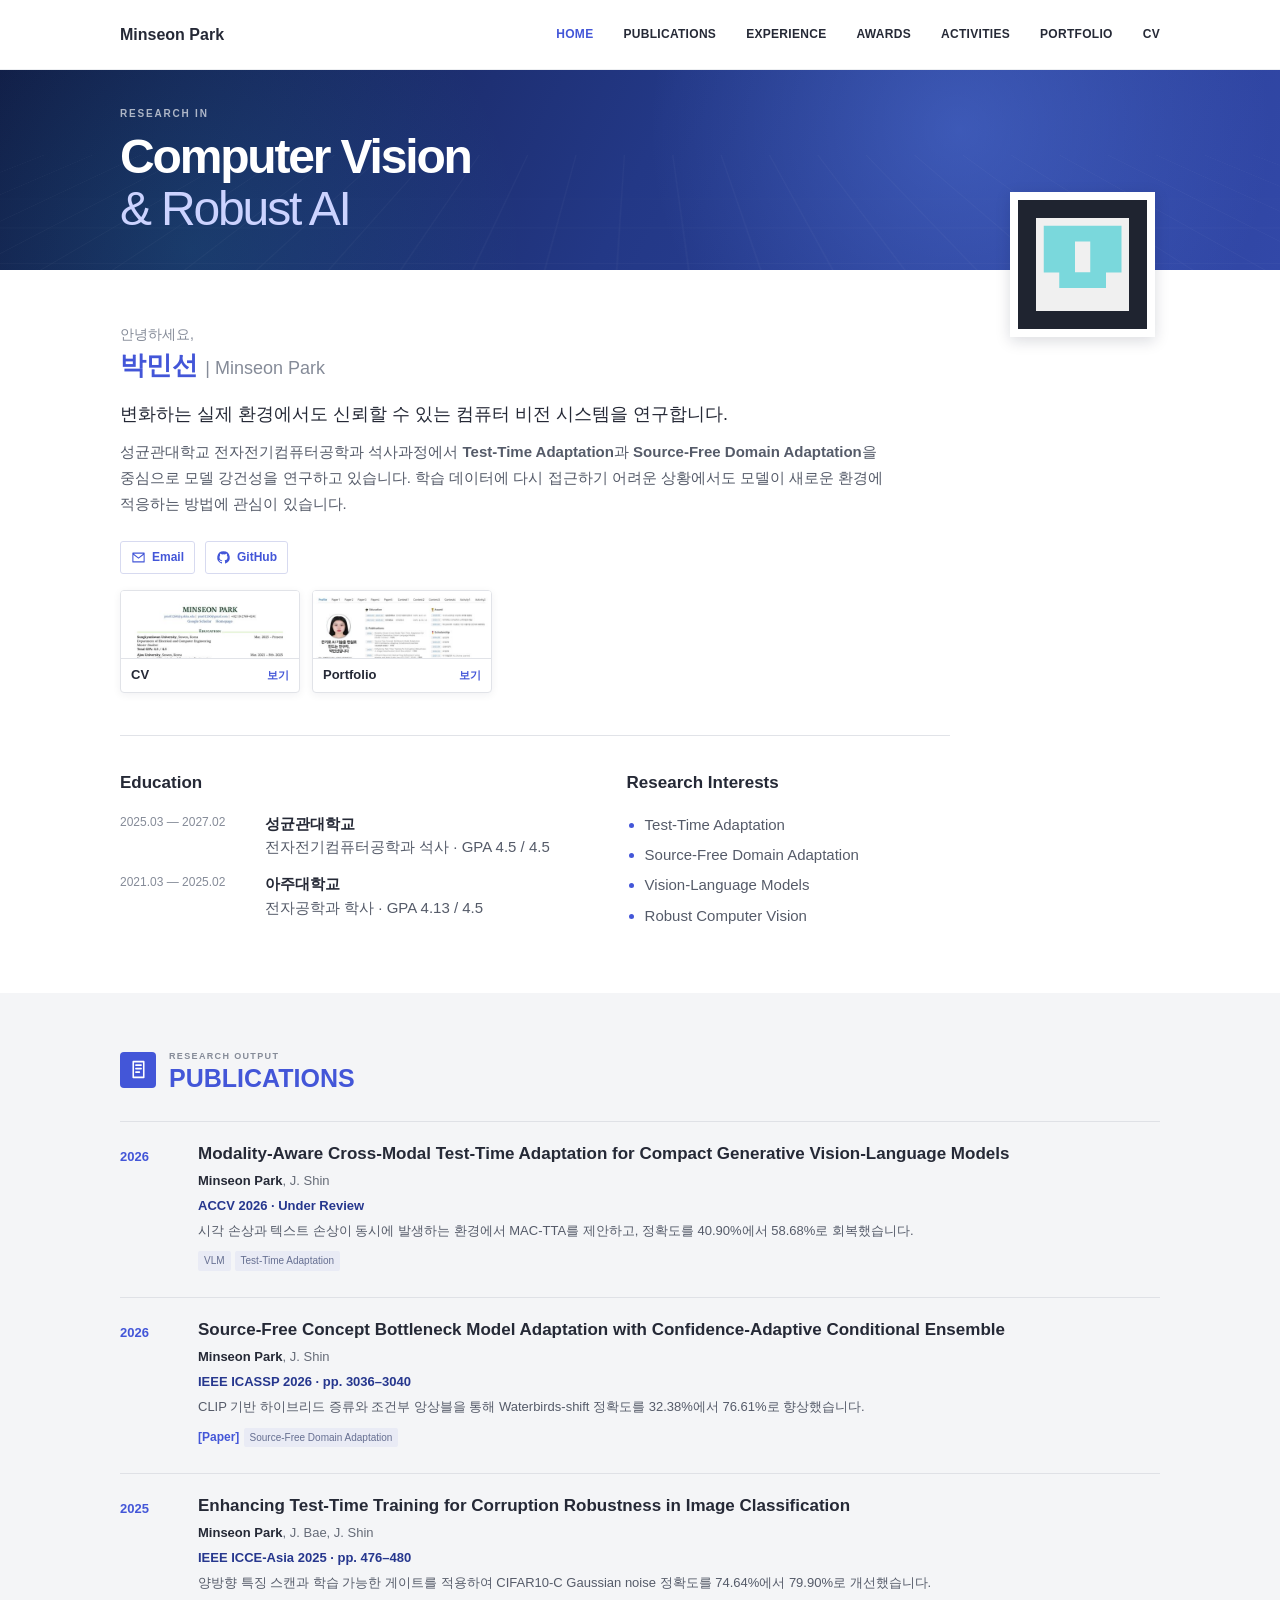
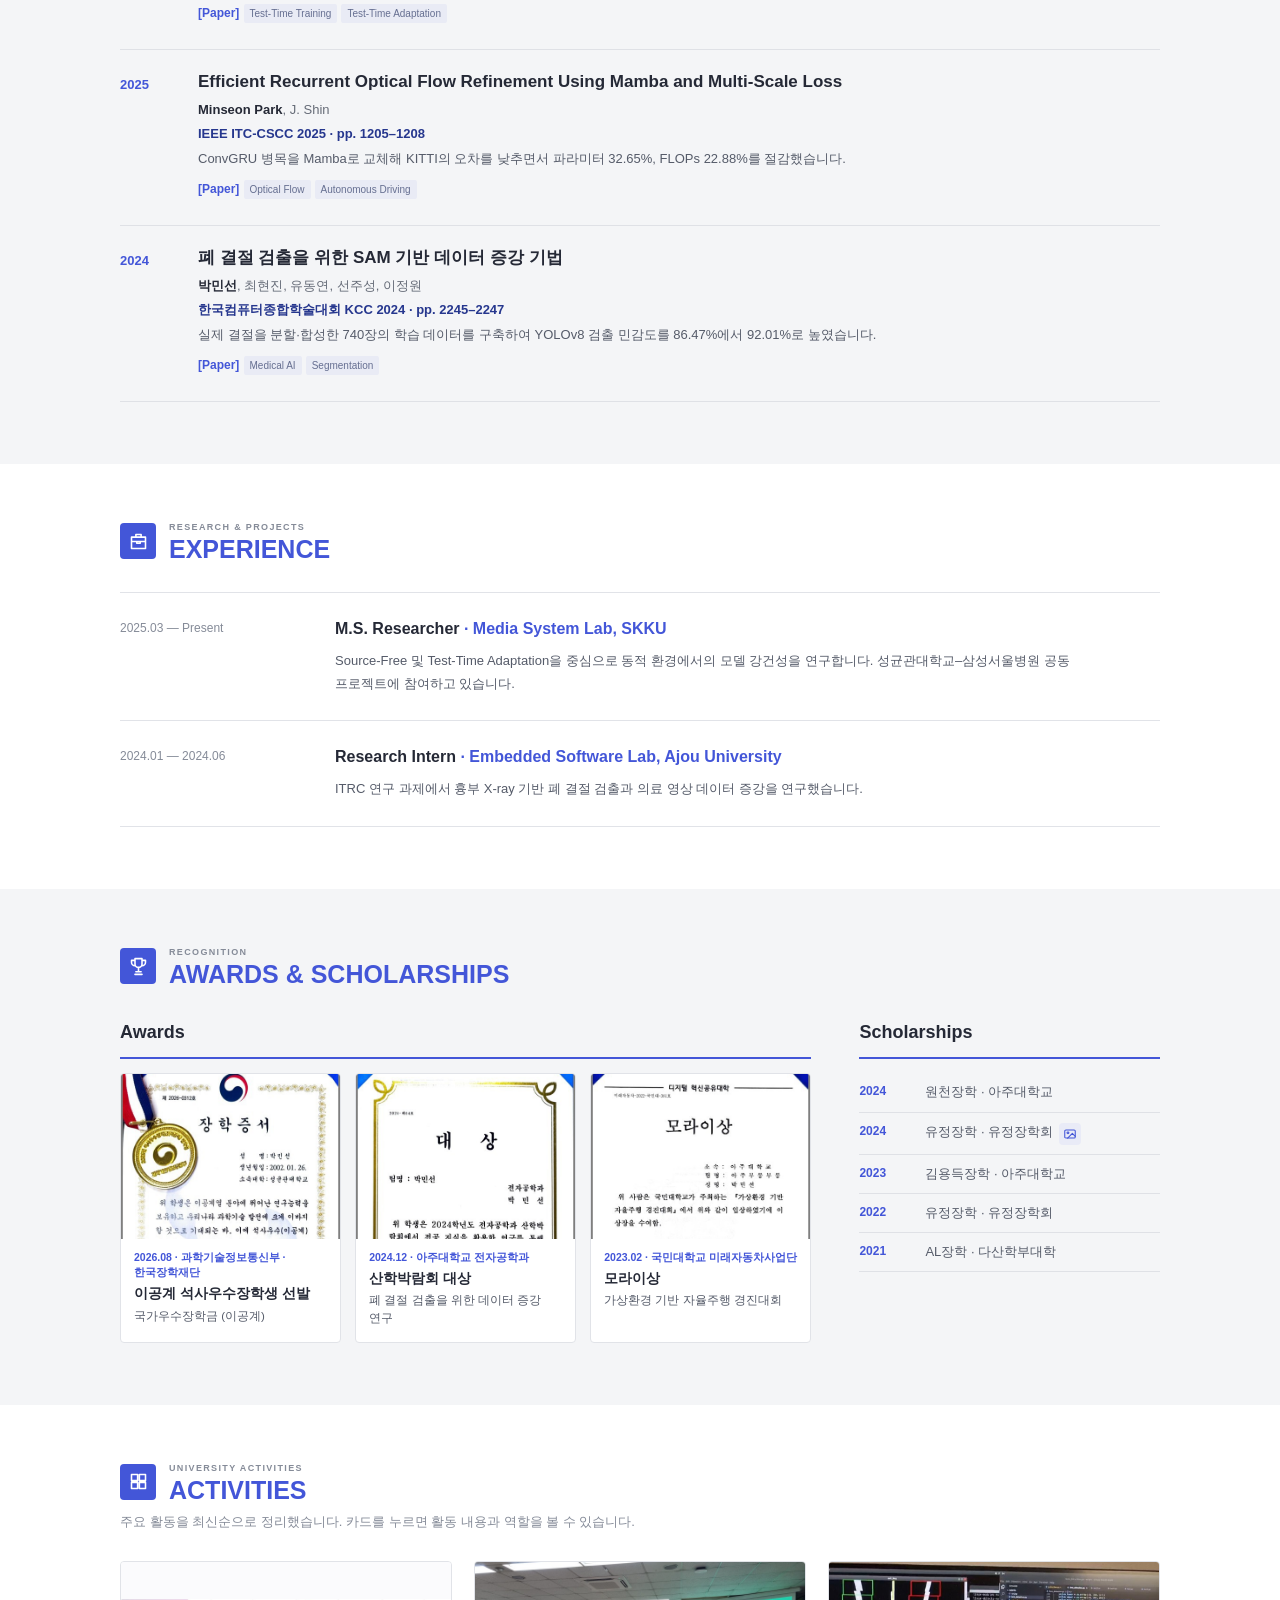
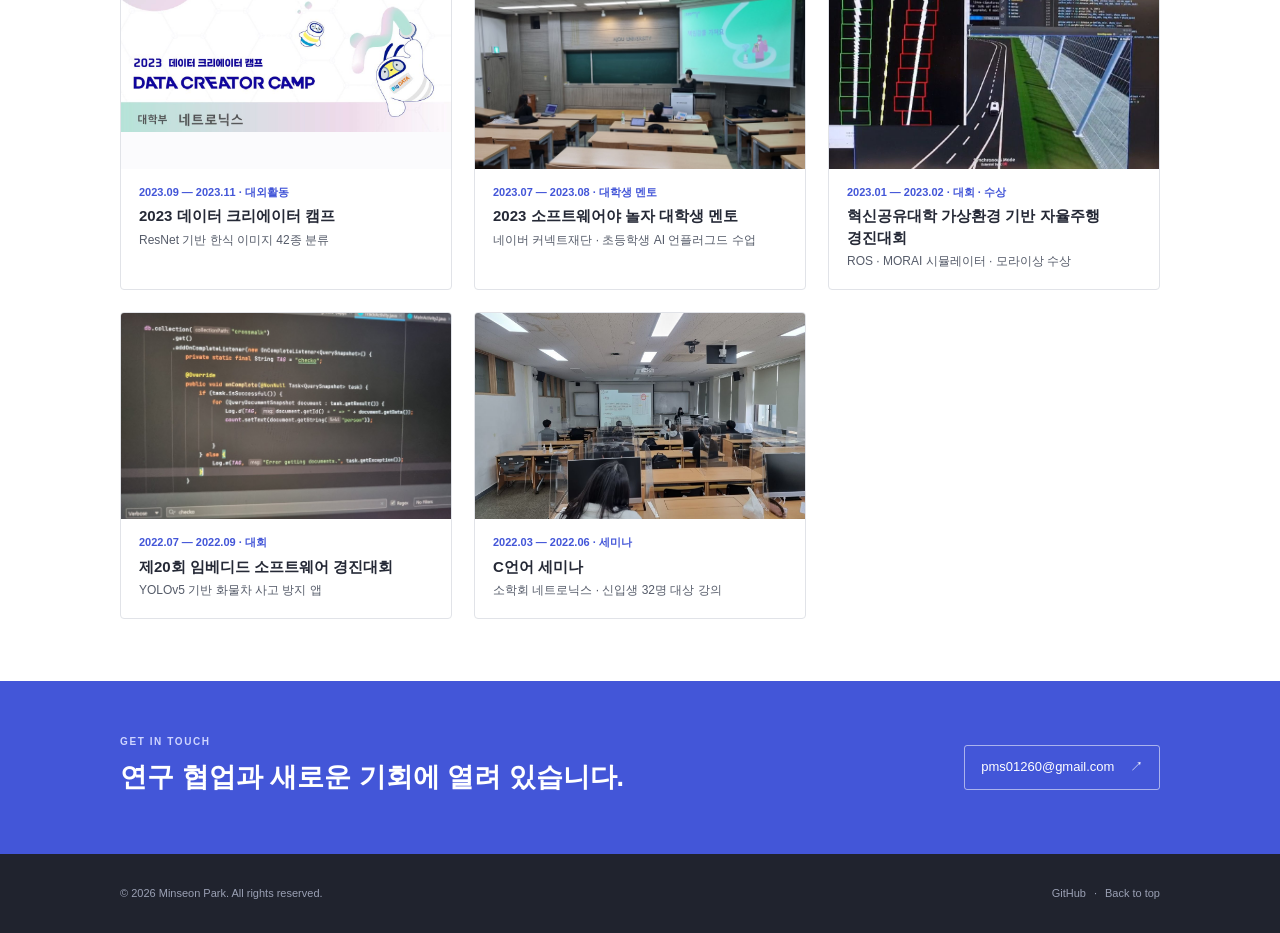
<file: index.html>
<!doctype html>
<html lang="ko">
<head>
  <meta charset="utf-8">
  <meta name="viewport" content="width=device-width, initial-scale=1">
  <meta name="description" content="박민선 — Computer Vision, Test-Time Adaptation, Robust AI 연구자">
  <meta name="theme-color" content="#ffffff">
  <meta property="og:title" content="Minseon Park | AI Researcher">
  <meta property="og:description" content="Computer Vision · Test-Time Adaptation · Source-Free Domain Adaptation">
  <meta property="og:type" content="website">
  <meta property="og:image" content="assets/profile.png">
  <title>Minseon Park | AI Researcher</title>
  <link rel="icon" href="data:image/svg+xml,<svg xmlns=%22http://www.w3.org/2000/svg%22 viewBox=%220 0 100 100%22><rect width=%22100%22 height=%22100%22 rx=%2218%22 fill=%22%234356d8%22/><text x=%2250%22 y=%2265%22 text-anchor=%22middle%22 font-family=%22Arial%22 font-weight=%22700%22 font-size=%2244%22 fill=%22white%22>MP</text></svg>">
  <link rel="stylesheet" href="styles.css">
  <script src="script.js" defer></script>
  <script defer src="https://cloud.umami.is/script.js" data-website-id="38d583fb-3e98-4f8d-a568-fc0cbfcd33d0"></script>
</head>
<body>
  <a class="skip-link" href="#main">본문으로 바로가기</a>
  <nav class="side-nav" aria-label="섹션 위치">
    <span class="side-track" aria-hidden="true"><span></span></span>
    <a href="#home">Profile</a><a href="#publications">Publications</a><a href="#experience">Experience</a><a href="#awards">Awards</a><a href="#activities">Activities</a>
  </nav>
  <header class="site-header">
    <div class="nav-wrap">
      <a class="site-name" href="#home">Minseon Park</a>
      <button class="menu-button" type="button" aria-expanded="false" aria-controls="site-nav"><span></span><span></span><span></span><b class="sr-only">메뉴 열기</b></button>
      <nav id="site-nav" aria-label="주요 메뉴">
        <a href="#home">HOME</a><a href="#publications">PUBLICATIONS</a><a href="#experience">EXPERIENCE</a><a href="#awards">AWARDS</a><a href="#activities">ACTIVITIES</a><button class="nav-button" type="button" data-deck="portfolio">PORTFOLIO</button><a href="assets/CV_MinseonPark.pdf" target="_blank" data-deck="cv">CV</a>
      </nav>
    </div>
  </header>

  <main id="main">
    <section class="hero" aria-labelledby="hero-title">
      <div class="hero-pattern" aria-hidden="true"></div>
      <div class="content-width"><p>RESEARCH IN</p><h1 id="hero-title">Computer Vision<br><span>&amp; Robust AI</span></h1></div>
    </section>

    <section class="intro content-width" id="home">
      <div class="profile-mark"><img src="assets/profile.png" alt="박민선의 GitHub 프로필 그래픽" width="420" height="420"></div>
      <div class="intro-body">
        <p class="hello">안녕하세요,</p>
        <h2>박민선 <span>| Minseon Park</span></h2>
        <p class="lead">변화하는 실제 환경에서도 신뢰할 수 있는 컴퓨터 비전 시스템을 연구합니다.</p>
        <p>성균관대학교 전자전기컴퓨터공학과 석사과정에서 <strong>Test-Time Adaptation</strong>과 <strong>Source-Free Domain Adaptation</strong>을 중심으로 모델 강건성을 연구하고 있습니다. 학습 데이터에 다시 접근하기 어려운 상황에서도 모델이 새로운 환경에 적응하는 방법에 관심이 있습니다.</p>
        <div class="quick-links" aria-label="연락처 및 외부 링크">
          <a href="mailto:pms01260@gmail.com"><svg viewBox="0 0 24 24" aria-hidden="true"><path d="M3 5h18v14H3zM3 6l9 7 9-7"/></svg>Email</a>
          <a href="https://github.com/pms01260" target="_blank" rel="noreferrer"><svg viewBox="0 0 24 24" aria-hidden="true"><path d="M12 2a10 10 0 0 0-3.16 19.49c.5.09.68-.22.68-.48v-1.87c-2.78.6-3.37-1.18-3.37-1.18-.45-1.16-1.11-1.47-1.11-1.47-.91-.62.07-.61.07-.61 1 .07 1.53 1.03 1.53 1.03.89 1.53 2.34 1.09 2.91.83.09-.65.35-1.09.64-1.34-2.22-.25-4.56-1.11-4.56-4.94 0-1.09.39-1.98 1.03-2.68-.1-.25-.45-1.27.1-2.64 0 0 .84-.27 2.75 1.02A9.6 9.6 0 0 1 12 6.82a9.6 9.6 0 0 1 2.5.34c1.91-1.29 2.75-1.02 2.75-1.02.55 1.37.2 2.39.1 2.64.64.7 1.03 1.59 1.03 2.68 0 3.84-2.34 4.68-4.57 4.93.36.31.68.92.68 1.85v2.77c0 .27.18.58.69.48A10 10 0 0 0 12 2Z"/></svg>GitHub</a>
        </div>
        <div class="doc-cards">
          <a class="doc-card" href="assets/CV_MinseonPark.pdf" target="_blank" data-deck="cv"><span class="doc-thumb"><img src="assets/cv/thumb.jpg" alt="" loading="lazy"></span><span class="doc-label">CV<i>보기</i></span></a>
          <button class="doc-card" type="button" data-deck="portfolio"><span class="doc-thumb wide"><img src="assets/portfolio/thumb.jpg" alt="" loading="lazy"></span><span class="doc-label">Portfolio<i>보기</i></span></button>
        </div>
        <div class="intro-grid">
          <div><h3>Education</h3><dl>
            <div><dt>2025.03 — 2027.02</dt><dd><strong>성균관대학교</strong><br>전자전기컴퓨터공학과 석사 · GPA 4.5 / 4.5</dd></div>
            <div><dt>2021.03 — 2025.02</dt><dd><strong>아주대학교</strong><br>전자공학과 학사 · GPA 4.13 / 4.5</dd></div>
          </dl></div>
          <div><h3>Research Interests</h3><ul class="interest-list"><li>Test-Time Adaptation</li><li>Source-Free Domain Adaptation</li><li>Vision-Language Models</li><li>Robust Computer Vision</li></ul></div>
        </div>
      </div>
    </section>

    <section class="section alternate" id="publications">
      <div class="content-width section-inner">
        <header class="section-title"><span class="section-icon" aria-hidden="true"><svg viewBox="0 0 24 24"><path d="M6 3h12v18H6zM9 7h6M9 11h6M9 15h4"/></svg></span><div><p>RESEARCH OUTPUT</p><h2>Publications</h2></div></header>
        <ol class="publication-list">
          <li><span class="pub-year">2026</span><div><h3>Modality-Aware Cross-Modal Test-Time Adaptation for Compact Generative Vision-Language Models</h3><p class="authors"><strong>Minseon Park</strong>, J. Shin</p><p class="venue">ACCV 2026 · Under Review</p><p class="description">시각 손상과 텍스트 손상이 동시에 발생하는 환경에서 MAC-TTA를 제안하고, 정확도를 40.90%에서 58.68%로 회복했습니다.</p><span class="label">VLM</span><span class="label">Test-Time Adaptation</span></div></li>
          <li><span class="pub-year">2026</span><div><h3>Source-Free Concept Bottleneck Model Adaptation with Confidence-Adaptive Conditional Ensemble</h3><p class="authors"><strong>Minseon Park</strong>, J. Shin</p><p class="venue">IEEE ICASSP 2026 · pp. 3036–3040</p><p class="description">CLIP 기반 하이브리드 증류와 조건부 앙상블을 통해 Waterbirds-shift 정확도를 32.38%에서 76.61%로 향상했습니다.</p><a class="paper-link" href="https://doi.org/10.1109/ICASSP55912.2026.11462298" target="_blank" rel="noreferrer">[Paper]</a> <span class="label">Source-Free Domain Adaptation</span></div></li>
          <li><span class="pub-year">2025</span><div><h3>Enhancing Test-Time Training for Corruption Robustness in Image Classification</h3><p class="authors"><strong>Minseon Park</strong>, J. Bae, J. Shin</p><p class="venue">IEEE ICCE-Asia 2025 · pp. 476–480</p><p class="description">양방향 특징 스캔과 학습 가능한 게이트를 적용하여 CIFAR10-C Gaussian noise 정확도를 74.64%에서 79.90%로 개선했습니다.</p><a class="paper-link" href="https://doi.org/10.1109/ICCE-Asia67487.2025.11263571" target="_blank" rel="noreferrer">[Paper]</a> <span class="label">Test-Time Training</span><span class="label">Test-Time Adaptation</span></div></li>
          <li><span class="pub-year">2025</span><div><h3>Efficient Recurrent Optical Flow Refinement Using Mamba and Multi-Scale Loss</h3><p class="authors"><strong>Minseon Park</strong>, J. Shin</p><p class="venue">IEEE ITC-CSCC 2025 · pp. 1205–1208</p><p class="description">ConvGRU 병목을 Mamba로 교체해 KITTI의 오차를 낮추면서 파라미터 32.65%, FLOPs 22.88%를 절감했습니다.</p><a class="paper-link" href="https://doi.org/10.1109/ITC-CSCC66376.2025.11137675" target="_blank" rel="noreferrer">[Paper]</a> <span class="label">Optical Flow</span><span class="label">Autonomous Driving</span></div></li>
          <li><span class="pub-year">2024</span><div><h3>폐 결절 검출을 위한 SAM 기반 데이터 증강 기법</h3><p class="authors"><strong>박민선</strong>, 최현진, 유동연, 선주성, 이정원</p><p class="venue">한국컴퓨터종합학술대회 KCC 2024 · pp. 2245–2247</p><p class="description">실제 결절을 분할·합성한 740장의 학습 데이터를 구축하여 YOLOv8 검출 민감도를 86.47%에서 92.01%로 높였습니다.</p><a class="paper-link" href="https://www.dbpia.co.kr/journal/articleDetail?nodeId=NODE11862498" target="_blank" rel="noreferrer">[Paper]</a> <span class="label">Medical AI</span><span class="label">Segmentation</span></div></li>
        </ol>
      </div>
    </section>

    <section class="section" id="experience"><div class="content-width section-inner">
      <header class="section-title"><span class="section-icon" aria-hidden="true"><svg viewBox="0 0 24 24"><path d="M4 7h16v13H4zM9 7V4h6v3M4 12h16M10 12v2h4v-2"/></svg></span><div><p>RESEARCH &amp; PROJECTS</p><h2>Experience</h2></div></header>
      <div class="experience-list">
        <article><div class="period">2025.03 — Present</div><div><h3>M.S. Researcher <span>· Media System Lab, SKKU</span></h3><p>Source-Free 및 Test-Time Adaptation을 중심으로 동적 환경에서의 모델 강건성을 연구합니다. 성균관대학교–삼성서울병원 공동 프로젝트에 참여하고 있습니다.</p></div></article>
        <article><div class="period">2024.01 — 2024.06</div><div><h3>Research Intern <span>· Embedded Software Lab, Ajou University</span></h3><p>ITRC 연구 과제에서 흉부 X-ray 기반 폐 결절 검출과 의료 영상 데이터 증강을 연구했습니다.</p></div></article>
      </div>
    </div></section>

    <section class="section alternate" id="awards"><div class="content-width section-inner">
      <header class="section-title"><span class="section-icon" aria-hidden="true"><svg viewBox="0 0 24 24"><path d="M8 3h8v6a4 4 0 0 1-8 0zM8 5H4v2a4 4 0 0 0 4 4M16 5h4v2a4 4 0 0 1-4 4M12 13v5M8 21h8M9 18h6"/></svg></span><div><p>RECOGNITION</p><h2>Awards &amp; Scholarships</h2></div></header>
      <div class="awards-layout">
        <div><h3 class="subheading">Awards</h3>
      <div class="award-grid">
        <button class="activity-card award-card" type="button" data-activity="award-scholarship"><img class="top" src="assets/awards/scholarship-certificate.jpg?v=2" alt="" loading="lazy"><span class="activity-meta">2026.08 · 과학기술정보통신부 · 한국장학재단</span><strong>이공계 석사우수장학생 선발</strong><span class="activity-summary">국가우수장학금 (이공계)</span></button>
        <button class="activity-card award-card" type="button" data-activity="award-fair"><img class="top" src="assets/awards/fair-certificate.jpg?v=2" alt="" loading="lazy"><span class="activity-meta">2024.12 · 아주대학교 전자공학과</span><strong>산학박람회 대상</strong><span class="activity-summary">폐 결절 검출을 위한 데이터 증강 연구</span></button>
        <button class="activity-card award-card" type="button" data-activity="award-morai"><img class="top" src="assets/awards/morai-award.jpg?v=2" alt="" loading="lazy"><span class="activity-meta">2023.02 · 국민대학교 미래자동차사업단</span><strong>모라이상</strong><span class="activity-summary">가상환경 기반 자율주행 경진대회</span></button>
      </div></div>
        <div><h3 class="subheading">Scholarships</h3>
      <ul class="simple-list compact"><li><span>2024</span><div>원천장학 · 아주대학교</div></li><li><span>2024</span><div>유정장학 · 유정장학회<button class="photo-link" type="button" data-activity="scholarship-yoojung" data-title="유정장학 · 유정장학회" aria-label="유정장학 장학증서 보기" title="장학증서 보기"><svg viewBox="0 0 24 24" aria-hidden="true"><rect x="3" y="5" width="18" height="14" rx="2"/><circle cx="8.5" cy="10" r="1.6"/><path d="M21 16l-5-5-8 8"/></svg></button></div></li><li><span>2023</span><div>김용득장학 · 아주대학교</div></li><li><span>2022</span><div>유정장학 · 유정장학회</div></li><li><span>2021</span><div>AL장학 · 다산학부대학</div></li></ul></div>
      </div>
    </div></section>

    <section class="section" id="activities"><div class="content-width section-inner">
      <header class="section-title"><span class="section-icon" aria-hidden="true"><svg viewBox="0 0 24 24"><path d="M4 4h7v7H4zM13 4h7v7h-7zM4 13h7v7H4zM13 13h7v7h-7z"/></svg></span><div><p>UNIVERSITY ACTIVITIES</p><h2>Activities</h2></div></header>
      <p class="section-note">주요 활동을 최신순으로 정리했습니다. 카드를 누르면 활동 내용과 역할을 볼 수 있습니다.</p>
      <div class="activity-grid">
        <button class="activity-card" type="button" data-activity="dcc"><img class="contain" src="assets/activities/dcc-cover.jpg" alt="" loading="lazy"><span class="activity-meta">2023.09 — 2023.11 · 대외활동</span><strong>2023 데이터 크리에이터 캠프</strong><span class="activity-summary">ResNet 기반 한식 이미지 42종 분류</span></button>
        <button class="activity-card" type="button" data-activity="swplay"><img src="assets/activities/swplay-1.jpg" alt="" loading="lazy"><span class="activity-meta">2023.07 — 2023.08 · 대학생 멘토</span><strong>2023 소프트웨어야 놀자 대학생 멘토</strong><span class="activity-summary">네이버 커넥트재단 · 초등학생 AI 언플러그드 수업</span></button>
        <button class="activity-card" type="button" data-activity="morai"><img src="assets/activities/morai-cover.jpg" alt="" loading="lazy"><span class="activity-meta">2023.01 — 2023.02 · 대회 · 수상</span><strong>혁신공유대학 가상환경 기반 자율주행 경진대회</strong><span class="activity-summary">ROS · MORAI 시뮬레이터 · 모라이상 수상</span></button>
        <button class="activity-card" type="button" data-activity="esw"><img src="assets/activities/esw-cover.jpg" alt="" loading="lazy"><span class="activity-meta">2022.07 — 2022.09 · 대회</span><strong>제20회 임베디드 소프트웨어 경진대회</strong><span class="activity-summary">YOLOv5 기반 화물차 사고 방지 앱</span></button>
        <button class="activity-card" id="cseminar" type="button" data-activity="cseminar"><img src="assets/activities/cseminar-cover.jpg" alt="" loading="lazy"><span class="activity-meta">2022.03 — 2022.06 · 세미나</span><strong>C언어 세미나</strong><span class="activity-summary">소학회 네트로닉스 · 신입생 32명 대상 강의</span></button>
      </div>
    </div></section>


    <section class="contact-strip"><div class="content-width"><div><p>GET IN TOUCH</p><h2>연구 협업과 새로운 기회에 열려 있습니다.</h2></div><a href="mailto:pms01260@gmail.com">pms01260@gmail.com <span>↗</span></a></div></section>
  </main>

  <footer><div class="content-width"><p>© <span id="year">2026</span> Minseon Park. All rights reserved.</p><div><a href="https://github.com/pms01260" target="_blank" rel="noreferrer">GitHub</a><span>·</span><a href="#home">Back to top</a></div></div></footer>

  <dialog class="deck-dialog">
    <div class="deck-head"><h2></h2><span class="deck-counter" aria-live="polite"></span><a class="deck-download" target="_blank" rel="noreferrer">PDF 다운로드</a><button class="dialog-close deck-close" type="button" aria-label="닫기">×</button></div>
    <div class="deck-stage">
      <div class="deck-view"><img class="deck-slide" alt=""></div>
      <button class="deck-nav deck-prev" type="button" aria-label="이전 페이지">‹</button>
      <button class="deck-nav deck-next" type="button" aria-label="다음 페이지">›</button>
    </div>
  </dialog>

  <dialog class="activity-dialog" aria-labelledby="activity-dialog-title">
    <div class="dialog-head"><h2 id="activity-dialog-title"></h2><button class="dialog-close" type="button" aria-label="닫기">×</button></div>
    <div class="dialog-body"></div>
  </dialog>

  <dialog class="pdf-dialog" aria-labelledby="pdf-dialog-title">
    <div class="pdf-head">
      <h2 id="pdf-dialog-title"></h2>
      <div class="pdf-actions"><a class="pdf-new-tab" target="_blank" rel="noreferrer">PDF 새 탭</a><a class="pdf-original" download>원본 다운로드</a><button class="dialog-close pdf-close" type="button" aria-label="닫기">×</button></div>
    </div>
    <div class="pdf-view"><iframe title="세미나 자료 PDF 미리보기"></iframe></div>
  </dialog>

  <template id="activity-award-scholarship">
    <p class="activity-info">2026.08.31 · 과학기술정보통신부 · 한국장학재단 · <strong>석사우수장학금(이공계) 선발</strong></p>
    <h3>선발 내용</h3>
    <p>과학기술정보통신부와 한국장학재단이 연구 역량이 우수한 이공계 석사과정생을 지원하는 국가우수장학금 장학생으로 선발되었습니다. 학업 및 연구 계획, 연구 활동 실적, 성적, 사회공헌 계획을 종합 평가해 대학원 추천과 재단 심사를 거쳐 선발됩니다.</p>
    <h3>평가받은 부분</h3>
    <ul><li><strong>학업</strong> · 석사과정 동안 4.5 / 4.5의 성적을 유지하며 전공 기초를 다졌습니다.</li><li><strong>연구</strong> · Source-Free Domain Adaptation과 Test-Time Adaptation 분야에서 ICASSP 2026을 포함한 국제 학회 3편, 국내 학회 1편을 모두 제1저자로 발표했습니다. 특히 ICASSP 2026에서는 해석 가능한 모델을 위한 2단계 적응 프레임워크를 제안했습니다.</li><li><strong>연구 계획</strong> · VLM에 Source-Free Domain Adaptation을 적용하는 연구를 제안했습니다.</li></ul>
    <p>연구의 독창성과 실현 가능성을 인정받아 선발되었고, 실제 환경에서 신뢰할 수 있는 AI를 만든다는 연구 목표를 더욱 구체화하는 계기가 되었습니다.</p>
    <img class="narrow" src="assets/awards/scholarship-certificate.jpg?v=2" alt="석사우수(이공계) 장학증서" loading="lazy">
  </template>

  <template id="activity-award-fair">
    <p class="activity-info">2024.12.13 · 아주대학교 전자공학과 · <strong>대상</strong></p>
    <h3>수상 내용</h3>
    <p>2024학년도 아주대학교 전자공학과 산학박람회에서 폐 결절 검출을 위한 데이터 증강 연구를 발표해 대상을 수상했습니다.</p>
    <h3>연구 배경</h3>
    <p>의료 이미지는 개인정보 문제와 전문의 라벨링 비용 때문에 대규모로 확보하기 어렵습니다. 생성 모델로 병변을 만들어 내는 기존 증강 방식은 실재하지 않는 소견을 만들 위험이 있어 이 연구를 시작했습니다.</p>
    <h3>방법과 결과</h3>
    <p>실제 환자 이미지에서 결절만 분할해 정상 이미지에 합성하는 방식을 제안했습니다. 분할 모델 SAM을 X-ray에 맞게 미세 조정하고, 정상 이미지의 폐 영역을 추출한 뒤 가우시안 블러링으로 경계를 자연스럽게 처리해 학습 데이터를 증강했습니다. 이를 사전 학습에 활용한 검출 모델은 원본만 사용했을 때보다 민감도가 <strong>86.47%에서 92.01%</strong>로 향상되었습니다.</p>
    <p>문제 정의부터 결과 검증까지의 과정을 비전공 청중도 이해할 수 있도록 구성해 발표했고, 그 설득력을 인정받아 대상을 받았습니다. 이 연구는 KCC 2024 논문으로도 발표했습니다.</p>
    <img class="narrow" src="assets/awards/fair-certificate.jpg?v=2" alt="산학박람회 대상 상장" loading="lazy">
  </template>

  <template id="activity-award-morai">
    <p class="activity-info">2023.02.13 · 국민대학교 미래자동차사업단 · 팀 아주부릉부릉 (5명) · <strong>모라이상</strong></p>
    <h3>수상 내용</h3>
    <p>2022학년도 동계 혁신융합대학 가상환경 기반 자율주행 경진대회에서 모라이상을 수상했습니다. Linux와 ROS 환경에서 시뮬레이터 기반 자율주행 미션을 수행하는 대회로, 팀에서 카메라 기반 차선 인식, 경로 매핑, 장애물 인지 미션을 담당했습니다.</p>
    <h3>문제 해결</h3>
    <p>개별 모듈 구현은 순조로웠지만 전체 시스템 통합 단계에서 제가 맡은 동적 장애물 인식 로직이 다른 팀원이 개발한 로터리 구간의 앞차 간격 유지 로직과 충돌했습니다. 팀원들과 시뮬레이션 로그를 함께 분석해 원인을 추적했고, 카메라 중앙 영역 밖에서 차량이 아닌 물체가 감지되면 차량을 멈추도록 로직과 임곗값을 조정해 해결했습니다. 이후에도 미션별 실패 사례를 하나씩 개선해 최종적으로 모든 미션을 완수했습니다.</p>
    <p>개별 모듈이 정상 동작해도 통합 단계에서 예상치 못한 문제가 생길 수 있고, 이를 풀려면 구성원 간 꾸준한 소통과 함께 분석하는 자세가 필요하다는 점을 배웠습니다.</p>
    <img class="narrow" src="assets/awards/morai-award.jpg?v=2" alt="모라이상 상장" loading="lazy">
    <p><button class="dialog-link" type="button" data-activity="morai">대회 활동 자세히 보기 →</button></p>
  </template>

  <template id="activity-scholarship-yoojung">
    <p class="activity-info">2024.02.21 · 재단법인 유정장학회 · <strong>장학생 선정</strong></p>
    <img class="narrow" src="assets/awards/yoojung-certificate.jpg?v=2" alt="유정장학회 장학증서" loading="lazy">
  </template>

  <template id="activity-dcc">
    <p class="activity-info">2023.09.25 — 2023.11.15 · 소학회 네트로닉스 · 4인 팀</p>
    <h3>개요</h3>
    <p>K-ICT 빅데이터센터가 주관하는 고등부·대학생 대상 멘토링 해커톤으로, 교육과 멘토링을 중심으로 데이터 분석 인재를 육성·선발하는 프로그램입니다.</p>
    <img src="assets/activities/dcc-2.jpg" alt="데이터 크리에이터 캠프 진행 방식 안내" loading="lazy">
    <h3>데이터셋</h3>
    <ul><li>AI Hub 한국 이미지(음식) 데이터 · 소분류당 약 1,000장의 한식 이미지</li><li>대분류(예: 구이) &gt; 소분류(예: 갈비구이) &gt; 이미지의 폴더 구조</li></ul>
    <img src="assets/activities/dcc-4.jpg" alt="27개 대분류별 한식 이미지 분포 막대그래프" loading="lazy">
    <h3>역할</h3>
    <ul><li>DataLoader를 비롯한 ResNet 학습 환경 구축</li><li>Albumentations를 이용한 데이터 증강으로 학습 성능 개선</li></ul>
    <h3>수행 내용</h3>
    <p><strong>Mission 1.</strong> 메뉴별 분류 데이터셋과 데이터로더를 준비하고, ResNet18로 42종 클래스 분류를 수행해 검증 정확도를 제시했습니다. 데이터를 폴더 단위로 관리해 <code>datasets.ImageFolder</code>로 간단히 불러오도록 구성했고, Mission 1의 코드를 전부 작성했습니다.</p>
    <p><strong>Mission 2.</strong> Confusion matrix로 맞춘 샘플과 틀린 샘플의 특징을 분석하고, 이를 바탕으로 아키텍처(ResNet18/34/50), LR scheduling, augmentation, regularization 등을 비교했습니다. 이 중 결과 분석과 Albumentations 기반 증강을 담당했습니다.</p>
    <h3>수료증</h3>
    <img class="narrow" src="assets/activities/dcc-certificate.jpg?v=2" alt="2023 데이터 크리에이터 캠프 예선 수료증" loading="lazy">
  </template>

  <template id="activity-swplay">
    <p class="activity-info">2023.07.19 — 2023.08.31 (수업 08.16 — 08.17) · 네이버 커넥트재단 · 아주대학교 중앙동아리 ATOM 2팀 · 4인 팀</p>
    <h3>활동 목적</h3>
    <p>AI는 앞으로 다양한 직업 분야에서 필요한 핵심 기술입니다. 교육을 통해 AI에 대한 이해와 관련 직업에 대한 흥미를 키우고, 문제 해결 능력과 창의적 사고가 자라도록 돕고 싶었습니다. 팀원 모두 스크래치·엔트리 같은 시각적 프로그래밍 도구 경험이 있어 초등학생에게 AI 개념을 쉽고 재미있게 전달할 수 있다고 생각했습니다.</p>
    <h3>수업 시연</h3>
    <img src="assets/activities/swplay-1.jpg" alt="강의실에서 진행한 수업 시연" loading="lazy">
    <p>초등학교 1–2학년을 위한 인공지능 수업 시연을 진행했습니다. 저학년이 쉽게 이해할 수 있도록 단어 선택에 신경 쓰고, 45분 수업을 개념 설명(10분) – 학습 활동(30분) – 요약 정리(5분)로 구성했습니다.</p>
    <h3>수업 진행</h3>
    <p>초등학교 저학년 10명을 대상으로 이틀에 걸쳐 하루 4교시씩, 총 8차시 수업을 진행했습니다. 아직 코딩 활동이 어려운 학생들을 위해 컴퓨터 없이 놀이 중심으로 컴퓨터 과학을 이해하는 <strong>언플러그드 활동</strong>으로 수업을 설계했습니다.</p>
    <ul><li>손글씨 숫자 카드로 숫자 인식 모델 학습시키기</li><li>자율주행 자동차의 양면성에 대한 토론</li><li>윤리적인 인공지능 그려보기</li></ul>
    <p>AI가 무엇인지 설명하는 것과 함께, AI의 편향성과 악용 가능성도 다루어 학생들에게 경각심을 일깨웠습니다.</p>
    <h3>소감</h3>
    <p>저학년 아이들이 수업을 따라오도록 지도하는 데 어려움이 많았지만, 설문조사에서 수업이 매우 만족스러웠다는 답을 보며 보람을 느꼈습니다. 마지막 날 겨울방학에도 또 와야 한다며 우는 아이도 있어 뭉클했습니다. 다음에도 이런 교육봉사 기회가 있다면 기꺼이 참여하고 싶습니다.</p>
    <h3>수료증</h3>
    <img class="narrow" src="assets/activities/swplay-certificate.jpg" alt="소프트웨어야 놀자 여름 새싹캠프 대학생 멘토 수료증" loading="lazy">
  </template>

  <template id="activity-morai">
    <p class="activity-info">2023.01.02 — 2023.02.13 · 소학회 네트로닉스 · 5인 팀 · <strong>모라이상 수상</strong></p>
    <h3>대회 개요</h3>
    <img src="assets/activities/morai-1.jpg" alt="대회 주행 코스와 미션 구간 지도" loading="lazy">
    <p>Linux와 ROS(Robot Operating System) 환경에서 MORAI 시뮬레이터 속 자율주행 차량으로 미션을 수행하는 대회입니다. 기본 주행, 무작위로 바뀌는 신호등 대응, 동적·정적 장애물 회피, 충돌 없는 로터리 통과, 라바콘 회피 등의 미션이 있었습니다.</p>
    <h3>역할</h3>
    <ul><li>Lane detection</li><li>Interpolation을 이용한 mapping</li><li>신호등 신호 처리</li><li>로터리 미션 수행</li></ul>
    <h3>Lane detection</h3>
    <p>차량 전면 카메라 영상은 원근 때문에 차선이 휘어져 보이므로, perspective warping 후 HSV 색 범위로 노란색·흰색 차선만 마스킹했습니다. 이후 <strong>sliding window</strong> 방식으로 차선 픽셀을 찾아 2차 다항식으로 피팅하고, 곡률로부터 조향각을 계산해 ROS 토픽으로 publish했습니다.</p>
    <h3>신호등 처리</h3>
    <p>시뮬레이터가 publish하는 <code>/GetTrafficLightStatus</code> 토픽을 구독해 신호등 상태를 읽고, 상태에 따라 차량 운행을 제어했습니다.</p>
    <h3>Interpolation을 이용한 mapping</h3>
    <p>맵 이미지에서 클릭한 점을 시뮬레이터 좌표로 변환하고, SciPy의 <code>splprep</code>로 점 사이를 보간하는 도구를 만들었습니다. 3차(cubic) spline보다 매끄럽게 연결하기 위해 k=4로 설정했고, 주행 중에는 현재 위치 (x, y)에서 가장 가까운 경로점으로 이동하도록 했습니다.</p>
    <h3>수상</h3>
    <img class="narrow" src="assets/activities/morai-2.jpg" alt="모라이상 상장" loading="lazy">
  </template>

  <template id="activity-esw">
    <p class="activity-info">2022.07.07 — 2022.09.25 · 아주대학교 전자공학과 · 4인 팀</p>
    <h3>작품 개요 · 화물차 차량 사고 방지 애플리케이션 (AJOUv5)</h3>
    <p>라즈베리파이 기반으로 자동차와 사람 등 다른 객체를 인식하고, 사고가 나면 해당 장면을 포착해 데이터베이스에 보고하는 작품입니다. YOLOv5로 객체를 인식하고 객체 간 거리를 계산해 사고 여부를 판단합니다. 또한 앱 사용자에게 가까운 교차로의 보행자 수를 보여 주어 회전 시 사고를 미리 방지하도록 했습니다.</p>
    <h3>역할</h3>
    <ul><li>YOLOv5 자료 조사</li><li>Android Studio를 이용한 애플리케이션 제작</li><li>Android 앱과 Firebase 연동</li></ul>
    <h3>구현</h3>
    <img src="assets/activities/esw-1.jpg" alt="Android와 Firebase 연동 흐름도" loading="lazy">
    <p>앱은 로그인, 회원가입, 지도, 감지 액티비티로 구성했습니다. 로그인과 회원가입은 Firebase Authentication을, 지도와 감지 화면은 Cloud Firestore의 데이터를 사용합니다.</p>
    <p><a class="paper-link" href="https://github.com/gaeun1114/2022ESWContest_free_1108/tree/android/app" target="_blank" rel="noreferrer">[GitHub]</a></p>
  </template>

  <template id="activity-cseminar">
    <p class="activity-info">2022.03.18 — 2022.06.01 · 아주대학교 소학회 네트로닉스 시스템부 · 32명 참여</p>
    <h3>활동 목적</h3>
    <p>신입생들이 프로그래밍 언어를 혼자 학습하기 어려울 것이라 생각해 C언어 세미나를 열었습니다. 매주 한 번 대면 수업을 진행하고 질문을 받으며 신입생들의 학업 역량 향상을 도왔습니다.</p>
    <h3>자료 기준 진행 내용</h3>
    <p class="material-note">보관 중인 주차별 강의안과 테스트의 파일명 및 문서 내용을 기준으로 정리했습니다. 실제 수업 날짜가 문서에 기입되어 있지 않아 주차로 표기했으며, 자료가 없는 3주차는 제외했습니다.</p>
    <ol class="week-list"><li><span>1주차</span>C 프로그램 기초와 구성, 식별자, 자료형, 변수</li><li><span>2주차</span>1주차 복습, 형식 지정자, 연산자, 형 변환</li><li><span>4주차</span>함수의 개념과 구성, 함수 호출, 변수의 종류와 범위</li><li><span>5주차</span>배열의 기초, 문자 배열, 다차원 배열</li><li><span>6주차</span>포인터의 개념, 주소 연산자, 포인터 변수</li></ol>
    <h3>강의 및 학습 자료</h3>
    <p class="material-note">세미나에서 직접 제작하고 사용한 강의안과 학습 활동지입니다. 파일을 누르면 원본 형식으로 내려받을 수 있습니다.</p>
    <div class="material-library">
      <section class="material-group" aria-labelledby="seminar-slides-title">
        <h4 id="seminar-slides-title">강의안</h4>
        <div class="material-list">
          <a class="material-link" href="assets/netronics/pdf/week-01-slides.pdf" target="_blank" data-pdf-preview data-title="1주차 강의안" data-original="assets/netronics/1주차.pptx" data-umami-event="C seminar material preview" data-umami-event-file="week-01-slides"><span class="file-type">PPTX</span><span><strong>1주차 강의안</strong><small>PDF · 28쪽</small></span><i aria-hidden="true">보기</i></a>
          <a class="material-link" href="assets/netronics/pdf/week-02-slides.pdf" target="_blank" data-pdf-preview data-title="2주차 강의안" data-original="assets/netronics/2주차.pptx" data-umami-event="C seminar material preview" data-umami-event-file="week-02-slides"><span class="file-type">PPTX</span><span><strong>2주차 강의안</strong><small>PDF · 45쪽</small></span><i aria-hidden="true">보기</i></a>
          <a class="material-link" href="assets/netronics/pdf/week-04-slides.pdf" target="_blank" data-pdf-preview data-title="4주차 강의안" data-original="assets/netronics/4주차.pptx" data-umami-event="C seminar material preview" data-umami-event-file="week-04-slides"><span class="file-type">PPTX</span><span><strong>4주차 강의안</strong><small>PDF · 31쪽</small></span><i aria-hidden="true">보기</i></a>
          <a class="material-link" href="assets/netronics/pdf/week-05-slides.pdf" target="_blank" data-pdf-preview data-title="5주차 강의안" data-original="assets/netronics/5주차.pptx" data-umami-event="C seminar material preview" data-umami-event-file="week-05-slides"><span class="file-type">PPTX</span><span><strong>5주차 강의안</strong><small>PDF · 14쪽</small></span><i aria-hidden="true">보기</i></a>
          <a class="material-link" href="assets/netronics/pdf/week-06-slides.pdf" target="_blank" data-pdf-preview data-title="6주차 강의안" data-original="assets/netronics/6주차.pptx" data-umami-event="C seminar material preview" data-umami-event-file="week-06-slides"><span class="file-type">PPTX</span><span><strong>6주차 강의안</strong><small>PDF · 21쪽</small></span><i aria-hidden="true">보기</i></a>
        </div>
      </section>
      <section class="material-group" aria-labelledby="seminar-worksheets-title">
        <h4 id="seminar-worksheets-title">학습 활동지</h4>
        <div class="material-list">
          <a class="material-link" href="assets/netronics/pdf/week-01-test.pdf" target="_blank" data-pdf-preview data-title="1주차 테스트" data-original="assets/netronics/2022 네트로닉스 시스템부 1주차 test.hwp" data-umami-event="C seminar material preview" data-umami-event-file="week-01-test"><span class="file-type hwp">HWP</span><span><strong>1주차 테스트</strong><small>PDF · 2쪽</small></span><i aria-hidden="true">보기</i></a>
          <a class="material-link" href="assets/netronics/pdf/week-02-test.pdf" target="_blank" data-pdf-preview data-title="2주차 테스트" data-original="assets/netronics/2022 네트로닉스 시스템부 2주차 test.hwp" data-umami-event="C seminar material preview" data-umami-event-file="week-02-test"><span class="file-type hwp">HWP</span><span><strong>2주차 테스트</strong><small>PDF · 2쪽</small></span><i aria-hidden="true">보기</i></a>
          <a class="material-link" href="assets/netronics/pdf/week-04-test.pdf" target="_blank" data-pdf-preview data-title="4주차 테스트" data-original="assets/netronics/2022 네트로닉스 시스템부 4주차 test.hwp" data-umami-event="C seminar material preview" data-umami-event-file="week-04-test"><span class="file-type hwp">HWP</span><span><strong>4주차 테스트</strong><small>PDF · 2쪽</small></span><i aria-hidden="true">보기</i></a>
          <a class="material-link" href="assets/netronics/pdf/week-04-answer.pdf" target="_blank" data-pdf-preview data-title="4주차 답지" data-original="assets/netronics/2022 네트로닉스 시스템부 4주차 test 답지.hwp" data-umami-event="C seminar material preview" data-umami-event-file="week-04-answer"><span class="file-type answer">정답</span><span><strong>4주차 답지</strong><small>PDF · 2쪽</small></span><i aria-hidden="true">보기</i></a>
          <a class="material-link" href="assets/netronics/pdf/week-05-test.pdf" target="_blank" data-pdf-preview data-title="5주차 테스트" data-original="assets/netronics/2022 네트로닉스 시스템부 세미나 5 test.hwp" data-umami-event="C seminar material preview" data-umami-event-file="week-05-test"><span class="file-type hwp">HWP</span><span><strong>5주차 테스트</strong><small>PDF · 3쪽</small></span><i aria-hidden="true">보기</i></a>
          <a class="material-link" href="assets/netronics/pdf/week-05-answer.pdf" target="_blank" data-pdf-preview data-title="5주차 답지" data-original="assets/netronics/2022 네트로닉스 시스템부 세미나 5 test 답지.hwp" data-umami-event="C seminar material preview" data-umami-event-file="week-05-answer"><span class="file-type answer">정답</span><span><strong>5주차 답지</strong><small>PDF · 3쪽</small></span><i aria-hidden="true">보기</i></a>
          <a class="material-link" href="assets/netronics/pdf/week-06-test.pdf" target="_blank" data-pdf-preview data-title="6주차 테스트" data-original="assets/netronics/2022 네트로닉스 시스템부 세미나 6 test.hwp" data-umami-event="C seminar material preview" data-umami-event-file="week-06-test"><span class="file-type hwp">HWP</span><span><strong>6주차 테스트</strong><small>PDF · 3쪽</small></span><i aria-hidden="true">보기</i></a>
          <a class="material-link" href="assets/netronics/pdf/week-06-answer.pdf" target="_blank" data-pdf-preview data-title="6주차 답지" data-original="assets/netronics/2022 네트로닉스 시스템부 세미나 6 test 답지.hwp" data-umami-event="C seminar material preview" data-umami-event-file="week-06-answer"><span class="file-type answer">정답</span><span><strong>6주차 답지</strong><small>PDF · 3쪽</small></span><i aria-hidden="true">보기</i></a>
        </div>
      </section>
    </div>
    <h3>세부 활동</h3>
    <p><strong>C언어 강의.</strong> 매주 월요일 1시간가량 해당 주차 수업을 진행하고, 적극적인 소통을 위해 3–4개의 실습을 병행했습니다.</p>
    <img src="assets/activities/cseminar-2.jpg" alt="채점과 피드백을 적은 학습 활동지" loading="lazy">
    <p><strong>학습 활동지 제작.</strong> 학생들이 어려워한 부분을 파악해 학습 활동지를 만들고, 제출된 테스트지는 채점과 피드백을 달아 다음 시간에 돌려주었습니다.</p>
  </template>
</body>
</html>
</file>
<file: styles.css>
@font-face { font-family:'NanumSquareNeo'; font-weight:400; font-display:swap; src:url(https://hangeul.pstatic.net/hangeul_static/webfont/NanumSquareNeo/NanumSquareNeoTTF-bRg.woff) format('woff'); }
@font-face { font-family:'NanumSquareNeo'; font-weight:700; font-display:swap; src:url(https://hangeul.pstatic.net/hangeul_static/webfont/NanumSquareNeo/NanumSquareNeoTTF-cBd.woff) format('woff'); }
@font-face { font-family:'NanumSquareNeo'; font-weight:800; font-display:swap; src:url(https://hangeul.pstatic.net/hangeul_static/webfont/NanumSquareNeo/NanumSquareNeoTTF-dEb.woff) format('woff'); }
:root { --blue:#4356d8; --blue-dark:#26378e; --ink:#252936; --text:#555b69; --muted:#858b98; --line:#e1e3e8; --soft:#f4f5f7; --white:#fff; --max:1040px; }
* { box-sizing:border-box; }
html { scroll-behavior:smooth; scroll-padding-top:72px; }
body { margin:0; color:var(--text); background:var(--white); font-family:"NanumSquareNeo",-apple-system,BlinkMacSystemFont,"Segoe UI","Noto Sans KR",sans-serif; font-size:15px; line-height:1.75; word-break:keep-all; -webkit-font-smoothing:antialiased; }
a { color:inherit; }
img { display:block; max-width:100%; }
.content-width { width:min(calc(100% - 40px),var(--max)); margin-inline:auto; }
.sr-only,.skip-link:not(:focus) { position:absolute; width:1px; height:1px; margin:-1px; overflow:hidden; clip:rect(0,0,0,0); white-space:nowrap; }
.skip-link:focus { position:fixed; z-index:100; top:10px; left:10px; padding:8px 12px; color:white; background:var(--blue); }

.side-nav { position:fixed; z-index:40; top:50%; left:32px; display:none; flex-direction:column; align-items:flex-start; gap:.3em; font-size:clamp(12px,calc((50vw - 610px) / 6.8),18px); padding:4px 0 4px 16px; transform:translateY(-50%); }
.side-track { position:absolute; top:-2em; bottom:-2em; left:0; width:4px; background:#e3e5ee; border-radius:999px; overflow:hidden; }
.side-track span { display:block; height:0; background:var(--blue); border-radius:999px; }
.side-nav a { padding:.15em 0; color:var(--muted); text-decoration:none; font-size:1em; font-weight:600; line-height:1.3; transition:color .2s,padding .2s; }
.side-nav a:hover { color:var(--ink); }
.side-nav a.active { padding-left:.6em; color:var(--blue); }
@media (min-width:1340px) { .side-nav { display:flex; } }
.site-header { height:70px; background:rgba(255,255,255,.97); border-bottom:1px solid #eceef1; position:sticky; top:0; z-index:50; }
.nav-wrap { width:min(calc(100% - 40px),var(--max)); height:100%; margin-inline:auto; display:flex; align-items:center; justify-content:space-between; }
.site-name { color:var(--ink); text-decoration:none; font-weight:700; font-size:16px; }
nav { display:flex; align-items:center; gap:30px; }
nav a { color:var(--ink); text-decoration:none; font-size:12px; font-weight:650; letter-spacing:.025em; }
nav a:hover,nav a.active { color:var(--blue); }
.menu-button { display:none; border:0; background:none; padding:8px; }
.menu-button span { display:block; width:22px; height:2px; margin:4px; background:var(--ink); }

.hero { position:relative; height:200px; overflow:hidden; color:white; background:linear-gradient(115deg,#111b45 0%,#233886 50%,#3248a8 100%); }
.hero::before { content:""; position:absolute; inset:0; background:radial-gradient(circle at 75% 30%,rgba(103,145,255,.32),transparent 32%),radial-gradient(circle at 15% 90%,rgba(39,211,202,.12),transparent 30%); }
.hero-pattern { position:absolute; inset:0; opacity:.16; background-image:linear-gradient(rgba(255,255,255,.18) 1px,transparent 1px),linear-gradient(90deg,rgba(255,255,255,.18) 1px,transparent 1px); background-size:48px 48px; transform:perspective(500px) rotateX(55deg) scale(1.5); transform-origin:bottom; }
.hero .content-width { position:relative; height:100%; display:flex; flex-direction:column; justify-content:center; }
.hero p { margin:0 0 8px; color:rgba(255,255,255,.65); font-size:10px; font-weight:700; letter-spacing:.18em; }
.hero h1 { margin:0; font-size:clamp(32px,4.2vw,48px); line-height:1.08; letter-spacing:-.045em; }
.hero h1 span { color:#ccd3ff; font-weight:450; }

.intro { position:relative; padding:52px 0 60px; }
.profile-mark { position:absolute; right:5px; top:-78px; width:145px; height:145px; padding:18px; background:#1f2430; border:8px solid white; box-shadow:0 4px 14px rgba(16,22,44,.15); }
.profile-mark img { width:100%; height:100%; object-fit:contain; background:#f7f7f7; }
.intro-body { max-width:830px; }
.hello { margin:0 0 2px; color:var(--muted); font-size:14px; }
.intro h2 { margin:0; color:var(--blue); font-size:26px; line-height:1.25; }
.intro h2 span { color:var(--muted); font-size:18px; font-weight:500; }
.lead { margin:18px 0 8px; color:var(--ink); font-size:18px; font-weight:500; }
.intro-body>p:not(.hello):not(.lead) { max-width:780px; margin:0; }
.quick-links { display:flex; gap:10px; margin-top:24px; }
.quick-links a { display:inline-flex; align-items:center; gap:6px; padding:5px 10px; color:var(--blue); border:1px solid #d7daf0; border-radius:3px; text-decoration:none; font-size:12px; font-weight:650; }
.quick-links a:hover { color:white; background:var(--blue); border-color:var(--blue); }
.quick-links svg { width:15px; height:15px; fill:none; stroke:currentColor; stroke-width:1.7; stroke-linecap:round; stroke-linejoin:round; }
.quick-links a:nth-child(2) svg { fill:currentColor; stroke:none; }
.doc-cards { display:grid; grid-template-columns:repeat(2,180px); gap:12px; margin-top:16px; }
.doc-card { display:block; width:100%; padding:0; color:var(--ink); background:white; border:1px solid var(--line); border-radius:4px; box-shadow:0 2px 8px rgba(16,22,44,.06); text-align:left; text-decoration:none; font:inherit; cursor:pointer; overflow:hidden; transition:transform .15s,border-color .15s,box-shadow .15s; }
.doc-card:hover,.doc-card:focus-visible { border-color:#c9cdea; box-shadow:0 8px 18px rgba(16,22,44,.12); transform:translateY(-2px); }
.doc-thumb { display:block; height:68px; background:var(--soft); border-bottom:1px solid var(--line); overflow:hidden; }
.doc-thumb img { width:100%; height:100%; object-fit:cover; object-position:top; }
.doc-thumb.wide { display:grid; place-items:center; background:white; }
.doc-thumb.wide img { height:auto; object-fit:contain; }
.doc-label { display:flex; align-items:center; justify-content:space-between; padding:5px 10px; font-size:13px; font-weight:700; }
.doc-label i { color:var(--blue); font-size:11px; font-style:normal; font-weight:700; }
.intro-grid { display:grid; grid-template-columns:1.35fr 1fr; gap:70px; margin-top:42px; padding-top:32px; border-top:1px solid var(--line); }
.intro-grid h3 { margin:0 0 14px; color:var(--ink); font-size:17px; font-weight:800; }
dl { margin:0; }
dl>div { display:grid; grid-template-columns:145px 1fr; margin-bottom:14px; }
dt { color:var(--muted); font-size:12px; }
dd { margin:0; line-height:1.55; }
dd strong { color:var(--ink); }
.interest-list { margin:0; padding-left:18px; }
.interest-list li { margin-bottom:4px; }
.interest-list li::marker { color:var(--blue); }

.section { padding:56px 0 62px; }
.alternate { background:var(--soft); }
.section-title { display:flex; align-items:center; gap:13px; margin-bottom:30px; }
.section-icon { display:grid; place-items:center; width:36px; height:36px; color:white; background:var(--blue); border-radius:4px; }
.section-icon svg { width:21px; height:21px; fill:none; stroke:currentColor; stroke-width:1.8; stroke-linecap:round; stroke-linejoin:round; }
.section-title p { margin:0 0 1px; color:var(--muted); font-size:9px; font-weight:700; letter-spacing:.15em; }
.section-title h2 { margin:0; color:var(--blue); font-size:25px; line-height:1; text-transform:uppercase; }

.publication-list { margin:0; padding:0; list-style:none; }
.publication-list>li { display:grid; grid-template-columns:58px 1fr; gap:20px; padding:24px 0; border-top:1px solid #dfe1e6; }
.publication-list>li:last-child { border-bottom:1px solid #dfe1e6; }
.pub-year { color:var(--blue); font-size:13px; font-weight:700; }
.publication-list h3 { margin:-4px 0 4px; color:var(--ink); font-size:17px; font-weight:800; line-height:1.45; }
.publication-list p { margin:2px 0; }
.authors { color:#656b77; font-size:13px; }
.authors strong { color:var(--ink); }
.venue { color:var(--blue-dark); font-size:13px; font-weight:650; }
.description { max-width:860px; color:var(--text); font-size:13px; }
.paper-link { color:var(--blue); text-decoration:none; font-size:12px; font-weight:650; }
.paper-link:hover { text-decoration:underline; }
.label { display:inline-block; margin:7px 4px 0 0; padding:1px 6px; color:#666f91; background:#e9ebf5; border-radius:2px; font-size:10px; }

.experience-list { border-top:1px solid var(--line); }
.experience-list article { display:grid; grid-template-columns:185px 1fr; gap:30px; padding:25px 0; border-bottom:1px solid var(--line); }
.period { color:var(--muted); font-size:12px; }
.experience-list h3 { margin:-3px 0 7px; color:var(--ink); font-size:16px; font-weight:800; }
.experience-list h3 span { color:var(--blue); font-weight:700; }
.experience-list p { margin:0; max-width:760px; font-size:13px; }

.section-note { margin:-22px 0 28px; color:var(--muted); font-size:13px; }
.activity-grid { display:grid; grid-template-columns:repeat(3,1fr); gap:22px; }
.activity-card { display:flex; flex-direction:column; padding:0 0 18px; color:var(--text); background:white; border:1px solid var(--line); border-radius:4px; text-align:left; font:inherit; cursor:pointer; overflow:hidden; transition:transform .15s,box-shadow .15s,border-color .15s; }
.activity-card:hover,.activity-card:focus-visible { transform:translateY(-3px); border-color:#c9cdea; box-shadow:0 8px 20px rgba(16,22,44,.08); }
.activity-card:focus-visible { outline:2px solid var(--blue); outline-offset:2px; }
.activity-card img { width:100%; aspect-ratio:16/10; object-fit:cover; background:var(--soft); }
.activity-card img.contain { object-fit:contain; background:#fbfbfd; }
.activity-card>span,.activity-card>strong { padding:0 18px; }
.activity-meta { margin-top:14px; color:var(--blue); font-size:11px; font-weight:650; }
.activity-card strong { margin:3px 0 4px; color:var(--ink); font-size:15px; line-height:1.45; }
.activity-summary { font-size:12px; line-height:1.55; }

.awards-layout { display:grid; grid-template-columns:2.3fr 1fr; gap:48px; }
.award-grid { display:grid; grid-template-columns:repeat(3,1fr); gap:14px; }
.award-card { padding-bottom:14px; }
.award-card>span,.award-card>strong { padding:0 13px; }
.award-card .activity-meta { margin-top:11px; font-size:10.5px; line-height:1.45; }
.award-card strong { font-size:14px; }
.award-card .activity-summary { font-size:11.5px; }
.award-card img.top { object-position:center 12%; }
.award-card img { aspect-ratio:4/3; }
.dialog-link { padding:7px 12px; color:var(--blue); background:none; border:1px solid #d7daf0; border-radius:3px; font:inherit; font-size:13px; font-weight:650; cursor:pointer; }
.dialog-link:hover { color:white; background:var(--blue); border-color:var(--blue); }

body.modal-open { overflow:hidden; }
.nav-button { padding:0; color:var(--ink); background:none; border:0; font:inherit; font-size:12px; font-weight:650; letter-spacing:.025em; cursor:pointer; }
.nav-button:hover { color:var(--blue); }
.deck-dialog { --ratio:16/9; width:min(calc(100% - 32px),1100px,calc((100vh - 110px) * 16 / 9)); outline:none; max-height:none; padding:0; color:var(--text); background:#14182a; border:0; border-radius:8px; box-shadow:0 20px 50px rgba(0,0,0,.4); overflow:hidden; }
.deck-dialog[open] { display:flex; flex-direction:column; }
.deck-dialog::backdrop { background:rgba(10,12,22,.75); }
.deck-head { display:flex; align-items:center; gap:14px; padding:12px 16px 12px 22px; color:white; }
.deck-head h2 { margin:0; font-size:16px; }
.deck-counter { color:rgba(255,255,255,.6); font-size:13px; font-variant-numeric:tabular-nums; }
.deck-download { margin-left:auto; padding:5px 10px; color:white; border:1px solid rgba(255,255,255,.35); border-radius:3px; text-decoration:none; font-size:12px; }
.deck-download:hover { color:#14182a; background:white; }
.deck-head .deck-close { margin:0; color:rgba(255,255,255,.7); }
.deck-head .deck-close:hover { color:white; background:rgba(255,255,255,.12); }
.deck-stage { position:relative; background:white; touch-action:pan-y; user-select:none; }
.deck-view { max-height:calc(100vh - 110px); overflow-y:auto; overscroll-behavior:contain; }
.deck-slide { width:100%; height:auto; aspect-ratio:var(--ratio); background:#f4f5f7; }
.deck-dialog.is-document { width:min(calc(100% - 32px),820px); }
.deck-nav { position:absolute; top:50%; display:grid; place-items:center; width:44px; height:44px; padding:0 0 4px; color:white; background:rgba(20,24,42,.55); border:0; border-radius:50%; font-size:30px; line-height:1; transform:translateY(-50%); cursor:pointer; }
.deck-nav:hover { background:var(--blue); }
.deck-nav:disabled { opacity:0; pointer-events:none; }
.deck-prev { left:12px; } .deck-next { right:12px; }
.activity-dialog { width:min(calc(100% - 32px),760px); max-height:min(88vh,900px); padding:0; color:var(--text); border:0; border-radius:6px; box-shadow:0 20px 50px rgba(16,22,44,.25); overflow:hidden; }
.activity-dialog[open] { display:flex; flex-direction:column; }
.activity-dialog::backdrop { background:rgba(20,24,38,.55); }
.dialog-head { display:flex; align-items:flex-start; justify-content:space-between; gap:16px; padding:20px 26px 16px; border-bottom:1px solid var(--line); }
.dialog-head h2 { margin:0; color:var(--ink); font-size:19px; line-height:1.4; }
.dialog-close { flex:none; width:32px; height:32px; margin:-4px -8px 0 0; color:var(--muted); background:none; border:0; border-radius:4px; font-size:26px; line-height:1; cursor:pointer; }
.dialog-close:hover { color:var(--ink); background:var(--soft); }
.dialog-body { padding:6px 26px 28px; overflow-y:auto; }
.dialog-body h3 { margin:26px 0 8px; padding-left:10px; color:var(--ink); border-left:3px solid var(--blue); font-size:15px; line-height:1.4; }
.dialog-body p { margin:0 0 10px; font-size:14px; }
.dialog-body ul { margin:0 0 10px; padding-left:20px; font-size:14px; }
.dialog-body li::marker { color:var(--blue); }
.dialog-body img { width:100%; margin:12px 0 14px; border:1px solid var(--line); border-radius:3px; }
.dialog-body img.narrow { width:min(100%,360px); }
.dialog-body code { padding:1px 5px; color:var(--blue-dark); background:#eef0f8; border-radius:3px; font-size:12.5px; }
.activity-info { margin-top:14px !important; color:var(--muted); font-size:12px !important; }
.activity-info strong { color:var(--blue); }
.week-list { margin:0 0 10px; padding:0; list-style:none; font-size:14px; }
.week-list li { display:grid; grid-template-columns:110px 1fr; gap:12px; padding:7px 0; border-bottom:1px solid var(--line); }
.week-list span { color:var(--blue); font-size:12px; font-weight:650; }
.material-note { color:var(--muted); font-size:13px !important; }
.material-library { display:grid; gap:18px; margin:16px 0 4px; }
.material-group { padding:15px; background:#f7f8fb; border:1px solid var(--line); border-radius:4px; }
.dialog-body .material-group h4 { margin:0 0 11px; color:var(--ink); font-size:13px; }
.material-list { display:grid; grid-template-columns:repeat(2,minmax(0,1fr)); gap:8px; }
.material-link { display:grid; grid-template-columns:39px minmax(0,1fr) 30px; gap:10px; align-items:center; min-height:58px; padding:8px 10px; color:var(--text); background:white; border:1px solid #e0e3eb; border-radius:3px; text-decoration:none; transition:border-color .15s,box-shadow .15s; }
.material-link:hover,.material-link:focus-visible { border-color:#abb3e7; box-shadow:0 3px 10px rgba(31,42,105,.08); outline:none; }
.file-type { display:grid; place-items:center; width:39px; height:39px; color:#4659d8; background:#edf0ff; border-radius:3px; font-size:9px; font-weight:800; letter-spacing:-.02em; }
.file-type.hwp { color:#28756a; background:#e8f5f1; }
.file-type.answer { color:#9a6124; background:#fbf0df; }
.material-link>span:nth-child(2) { display:flex; min-width:0; flex-direction:column; line-height:1.35; }
.material-link strong { overflow:hidden; color:var(--ink); font-size:12px; text-overflow:ellipsis; white-space:nowrap; }
.material-link small { margin-top:2px; color:var(--muted); font-size:10px; }
.material-link i { color:var(--blue); font-size:10px; font-style:normal; font-weight:700; text-align:center; }

.pdf-dialog { width:min(calc(100% - 28px),1100px); height:min(90vh,900px); padding:0; color:var(--text); background:white; border:0; border-radius:7px; box-shadow:0 20px 55px rgba(12,18,42,.35); overflow:hidden; }
.pdf-dialog[open] { display:flex; flex-direction:column; }
.pdf-dialog::backdrop { background:rgba(12,16,30,.72); }
.pdf-head { display:flex; align-items:center; gap:18px; padding:12px 14px 12px 20px; color:white; background:#20263e; }
.pdf-head h2 { min-width:0; margin:0; overflow:hidden; font-size:15px; text-overflow:ellipsis; white-space:nowrap; }
.pdf-actions { display:flex; align-items:center; gap:8px; margin-left:auto; }
.pdf-actions a { padding:5px 9px; color:white; border:1px solid rgba(255,255,255,.35); border-radius:3px; text-decoration:none; font-size:11px; white-space:nowrap; }
.pdf-actions a:hover { color:#20263e; background:white; }
.pdf-head .pdf-close { margin:0 0 0 2px; color:rgba(255,255,255,.72); }
.pdf-head .pdf-close:hover { color:white; background:rgba(255,255,255,.12); }
.pdf-view { flex:1; min-height:0; background:#e8e9ed; }
.pdf-view iframe { display:block; width:100%; height:100%; border:0; }

.two-columns { display:grid; grid-template-columns:1fr 1fr; gap:80px; }
.subheading { margin:0 0 14px; padding-bottom:9px; color:var(--ink); border-bottom:2px solid var(--blue); font-size:18px; font-weight:800; }
.simple-list { margin:0; padding:0; list-style:none; }
.simple-list li { display:grid; grid-template-columns:52px 1fr; gap:14px; padding:12px 0; border-bottom:1px solid #dfe1e6; line-height:1.55; }
.simple-list li>span { color:var(--blue); font-size:12px; font-weight:700; }
.simple-list strong { color:var(--ink); }
.photo-link { display:inline-grid; place-items:center; width:22px; height:22px; margin-left:6px; padding:0; color:var(--blue); background:#e9ebf7; border:0; border-radius:4px; vertical-align:-5px; cursor:pointer; }
.photo-link:hover,.photo-link:focus-visible { color:white; background:var(--blue); }
.photo-link svg { width:14px; height:14px; fill:none; stroke:currentColor; stroke-width:1.8; stroke-linecap:round; stroke-linejoin:round; }
.simple-list.compact li { padding:9px 0; font-size:13px; }

.contact-strip { padding:52px 0; color:white; background:var(--blue); }
.contact-strip .content-width { display:flex; justify-content:space-between; align-items:center; gap:30px; }
.contact-strip p { margin:0 0 4px; color:#cfd5ff; font-size:10px; font-weight:700; letter-spacing:.16em; }
.contact-strip h2 { margin:0; font-size:clamp(19px,3vw,27px); }
.contact-strip a { flex:none; padding:10px 16px; border:1px solid rgba(255,255,255,.55); border-radius:3px; text-decoration:none; font-size:13px; }
.contact-strip a span { margin-left:12px; }
.contact-strip a:hover { color:var(--blue); background:white; }

footer { padding:30px 0; color:#9aa0b4; background:#20232e; font-size:11px; }
footer .content-width { display:flex; justify-content:space-between; align-items:center; }
footer p { margin:0; }
footer div div { display:flex; gap:8px; }
footer a { text-decoration:none; }
footer a:hover { color:white; }

@media (max-width:760px) {
  html { scroll-padding-top:60px; }
  .site-header { height:60px; }
  .menu-button { display:block; }
  nav { position:absolute; left:0; right:0; top:60px; display:none; flex-direction:column; gap:0; align-items:stretch; padding:8px 20px 15px; background:white; border-bottom:1px solid var(--line); box-shadow:0 8px 16px rgba(0,0,0,.06); }
  nav.open { display:flex; }
  nav a { padding:10px 0; }
  .hero { height:175px; }
  .profile-mark { right:0; width:112px; height:112px; top:-58px; padding:12px; border-width:6px; }
  .doc-cards { grid-template-columns:1fr 1fr; max-width:360px; }
  .intro { padding-top:70px; padding-bottom:48px; }
  .intro-grid,.two-columns { grid-template-columns:1fr; gap:36px; }
  dl>div { grid-template-columns:125px 1fr; }
  .section { padding:44px 0 50px; }
  .publication-list>li { grid-template-columns:1fr; gap:5px; }
  .experience-list article { grid-template-columns:1fr; gap:6px; }
  .material-list { grid-template-columns:1fr; }
  .pdf-dialog { width:100%; max-width:none; height:100%; max-height:none; border-radius:0; }
  .pdf-head { align-items:flex-start; flex-wrap:wrap; gap:8px; }
  .pdf-head h2 { width:calc(100% - 38px); }
  .pdf-actions { width:100%; margin-left:0; }
  .pdf-head .pdf-close { position:absolute; top:10px; right:10px; }
  .activity-grid { grid-template-columns:1fr 1fr; gap:16px; }
  .awards-layout { grid-template-columns:1fr; gap:36px; }
  .nav-button { padding:10px 0; text-align:left; }
  .deck-dialog { width:100%; }
  .deck-head { gap:10px; padding:10px 10px 10px 14px; }
  .deck-nav { width:34px; height:34px; font-size:24px; }
  .deck-prev { left:6px; } .deck-next { right:6px; }
  .dialog-head { padding:16px 18px 12px; }
  .dialog-body { padding:4px 18px 22px; }
  .contact-strip .content-width { align-items:flex-start; flex-direction:column; }
  footer .content-width { flex-direction:column; gap:10px; text-align:center; }
}
@media (max-width:430px) {
  .content-width,.nav-wrap { width:min(calc(100% - 28px),var(--max)); }
  .hero h1 { font-size:31px; }
  .profile-mark { width:96px; height:96px; }
  .intro h2 span { display:block; margin-top:3px; }
  .quick-links { flex-wrap:wrap; }
  dl>div { grid-template-columns:1fr; gap:2px; }
  .activity-grid { grid-template-columns:1fr; }
  .award-grid { grid-template-columns:1fr 1fr; }
  .week-list li { grid-template-columns:1fr; gap:0; }
}
@media (prefers-reduced-motion:reduce) { html { scroll-behavior:auto; } .doc-card { transition:none; } .side-nav a { transition:none; } .activity-card { transition:none; } }
</file>
